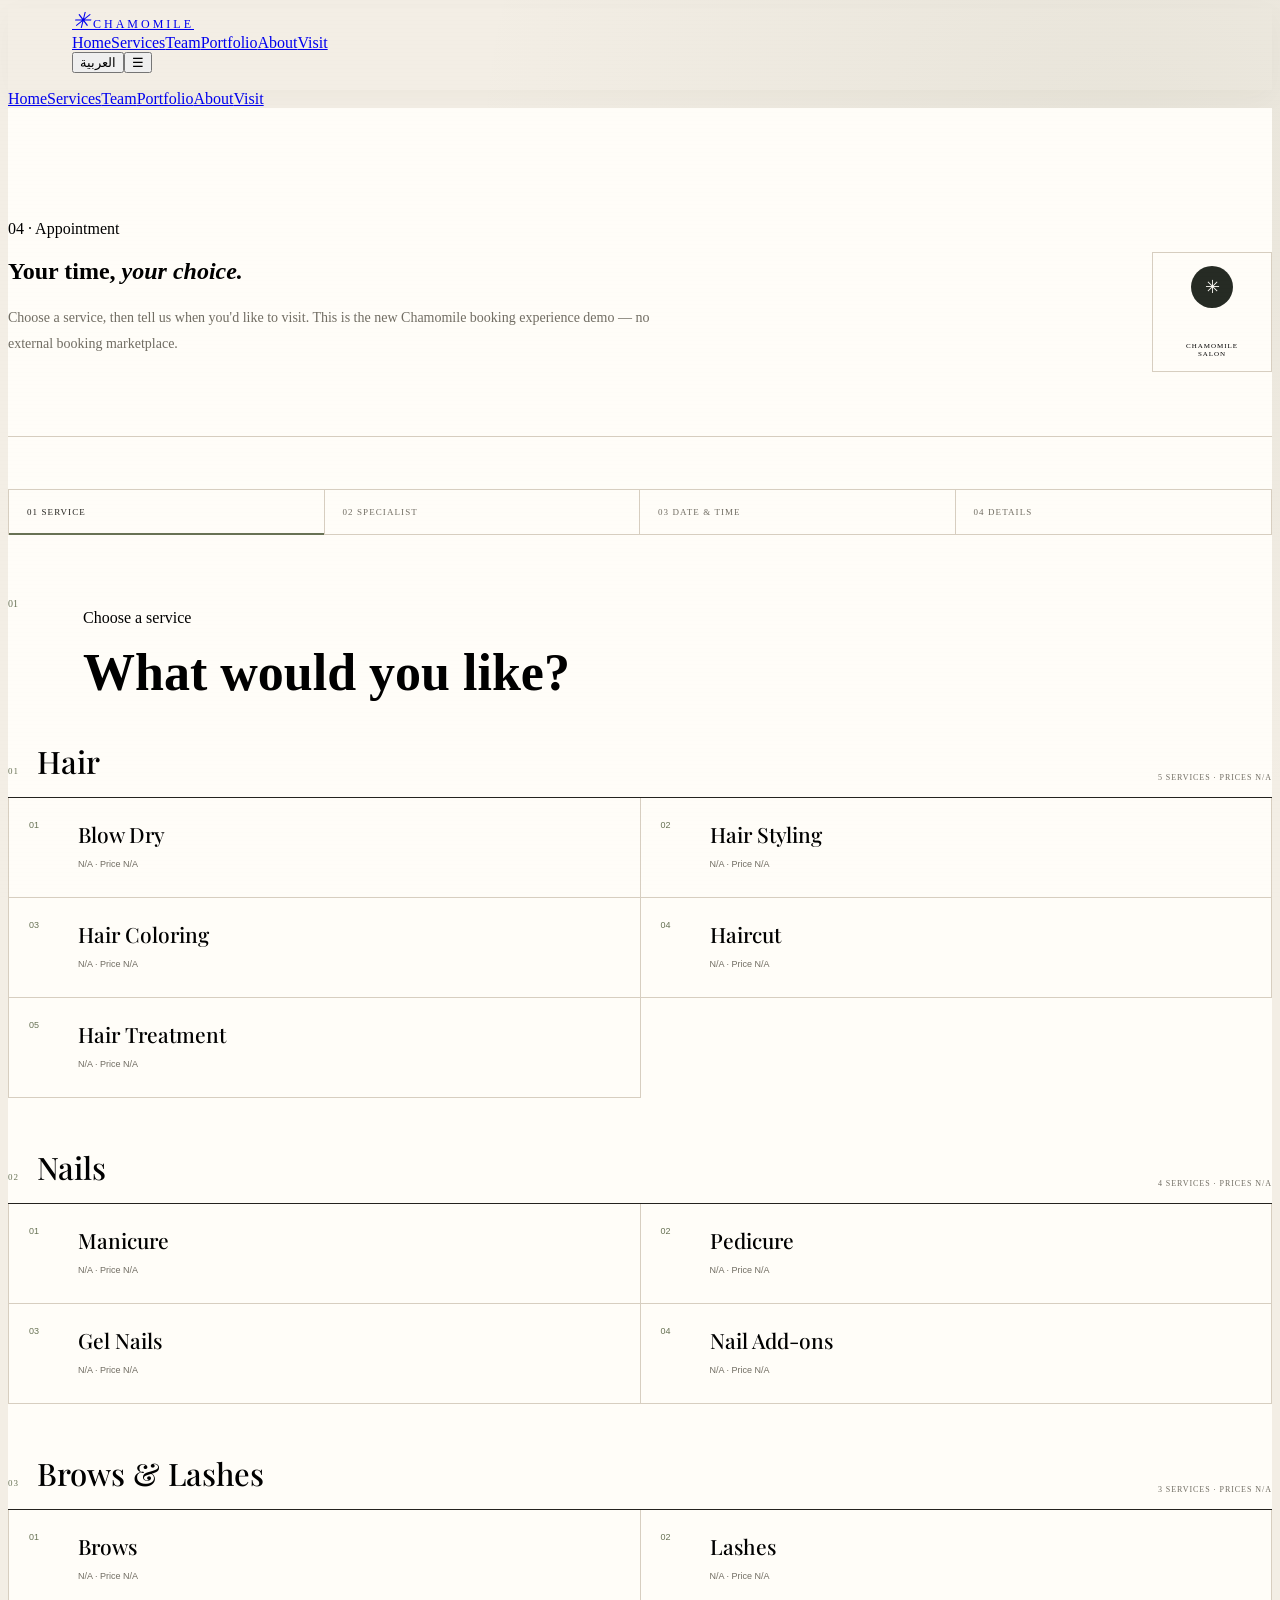
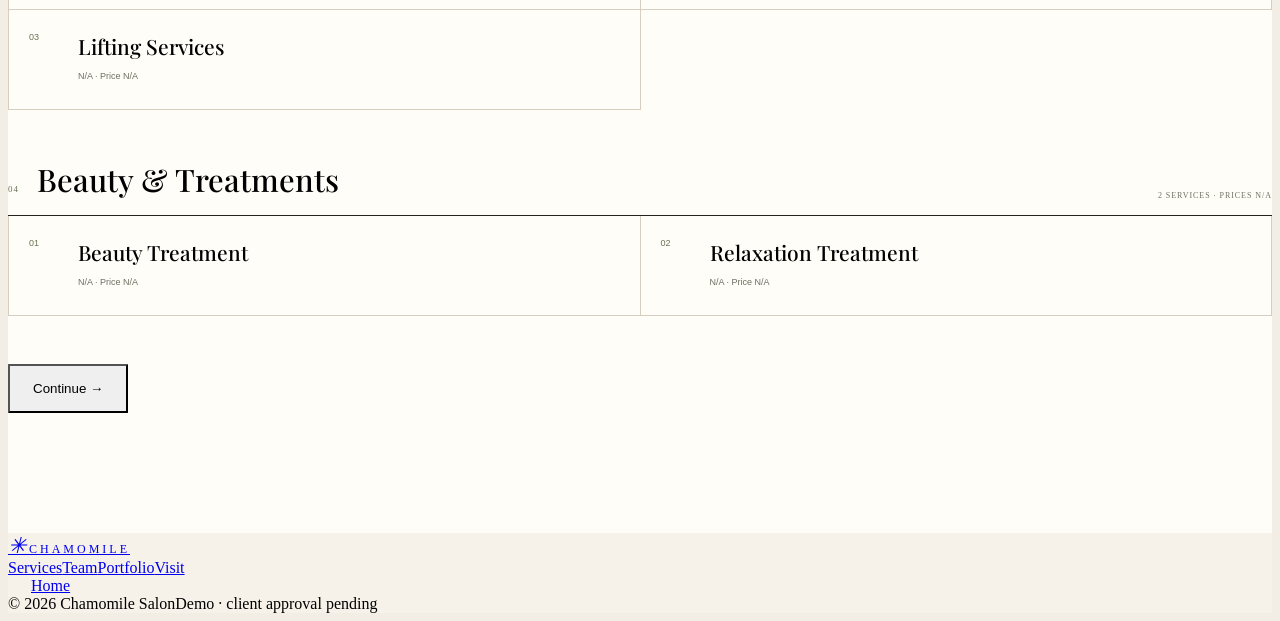
<file: booking.html>
<!doctype html><html lang="en"><head><meta charset="utf-8"><meta name="viewport" content="width=device-width,initial-scale=1"><meta name="description" content="Book an appointment at Chamomile Salon in Riyadh"><title>Book an Appointment — Chamomile Salon</title><link rel="preconnect" href="https://fonts.googleapis.com"><link rel="preconnect" href="https://fonts.gstatic.com" crossorigin><link href="https://fonts.googleapis.com/css2?family=DM+Sans:wght@400;500;600&family=Playfair+Display:wght@500;600&display=swap" rel="stylesheet"><link rel="stylesheet" href="styles.css"><link rel="stylesheet" href="pages.css"><link rel="stylesheet" href="booking.css"></head><body><header><a class="logo" href="index.html"><i>✳</i><span>CHAMOMILE</span></a><nav class="desktop-nav"><a href="index.html">Home</a><a href="services.html">Services</a><a href="team.html">Team</a><a href="portfolio.html">Portfolio</a><a href="about.html">About</a><a href="contact.html">Visit</a></nav><div class="head-actions"><button id="lang" type="button">العربية</button><button id="menu" class="menu-toggle" aria-expanded="false" aria-controls="mobileNav" type="button">☰</button></div></header><nav id="mobileNav" class="mobile-nav"><a href="index.html">Home</a><a href="services.html">Services</a><a href="team.html">Team</a><a href="portfolio.html">Portfolio</a><a href="about.html">About</a><a href="contact.html">Visit</a></nav><main class="booking-page"><section class="booking-intro wrap"><div><p class="eyebrow">04 · Appointment</p><h1>Your time, <em>your choice.</em></h1><p>Choose a service, then tell us when you'd like to visit. This is the new Chamomile booking experience demo — no external booking marketplace.</p></div><div class="booking-mark" aria-hidden="true"><span>✳</span><small>CHAMOMILE<br>SALON</small></div></section><section class="booking-shell wrap"><div class="booking-progress"><span class="active">01 Service</span><span>02 Specialist</span><span>03 Date &amp; time</span><span>04 Details</span></div><form id="bookingForm"><div class="booking-step active" data-step="1"><div class="step-heading"><span>01</span><div><p class="eyebrow">Choose a service</p><h2>What would you like?</h2></div></div><div id="bookingServices" class="booking-services"></div><button class="btn next" type="button" data-next="2">Continue <span>→</span></button></div><div class="booking-step" data-step="2"><div class="step-heading"><span>02</span><div><p class="eyebrow">Choose a specialist</p><h2>Who would you like to see?</h2></div></div><div class="choice-grid"><label class="choice selected"><input type="radio" name="specialist" value="any" checked><b>Any available specialist</b><small>We'll match your service with availability.</small></label><label class="choice"><input type="radio" name="specialist" value="team"><b>Choose later</b><small>Specialist selection will be available in the full booking system.</small></label></div><div class="step-actions"><button class="text-button prev" type="button" data-prev="1">← Back</button><button class="btn next" type="button" data-next="3">Continue <span>→</span></button></div></div><div class="booking-step" data-step="3"><div class="step-heading"><span>03</span><div><p class="eyebrow">Date &amp; time</p><h2>Find a time that works.</h2></div></div><div class="date-time-grid"><label><span>Date</span><input id="date" name="date" type="date" required></label><label><span>Preferred time</span><select id="time" name="time" required><option value="">Select a time</option><option>1:00 PM</option><option>2:00 PM</option><option>3:00 PM</option><option>4:00 PM</option><option>5:00 PM</option><option>6:00 PM</option><option>7:00 PM</option><option>8:00 PM</option><option>9:00 PM</option></select></label></div><p class="demo-note">Availability shown here is a demo. Real-time staff schedules will be connected when Chamomile approves the native booking system.</p><div class="step-actions"><button class="text-button prev" type="button" data-prev="2">← Back</button><button class="btn next" type="button" data-next="4">Continue <span>→</span></button></div></div><div class="booking-step" data-step="4"><div class="step-heading"><span>04</span><div><p class="eyebrow">Your details</p><h2>Almost there.</h2></div></div><div class="details-form"><label><span>Full name</span><input name="name" type="text" placeholder="Your name" required></label><label><span>Phone number</span><input name="phone" type="tel" placeholder="Saudi phone number" required></label><label><span>Email <i>optional</i></span><input name="email" type="email" placeholder="you@example.com"></label><label><span>Note <i>optional</i></span><textarea name="note" rows="4" placeholder="Anything we should know before your visit?"></textarea></label></div><div class="step-actions"><button class="text-button prev" type="button" data-prev="3">← Back</button><button class="btn" type="submit">Request appointment</button></div></div></form><div id="bookingSuccess" class="booking-success" hidden><span>✳</span><p class="eyebrow">Request received</p><h2>Thank you, <em id="successName"></em>.</h2><p>Your demo appointment request has been prepared. In the production version, this step will send the request to Chamomile's booking system and confirm the available slot.</p><a class="btn" href="index.html">Back to Chamomile</a></div></section></main><footer><div class="footer-top wrap"><a class="logo" href="index.html"><i>✳</i><span>CHAMOMILE</span></a><div><a href="services.html">Services</a><a href="team.html">Team</a><a href="portfolio.html">Portfolio</a><a href="contact.html">Visit</a></div><a class="btn small" href="index.html">Home</a></div><div class="footer-bottom wrap"><span>© <span id="year"></span> Chamomile Salon</span><span>Demo · client approval pending</span></div></footer><script src="data/services.js"></script><script src="script.js" defer></script><script src="booking.js" defer></script></body></html>
</file>
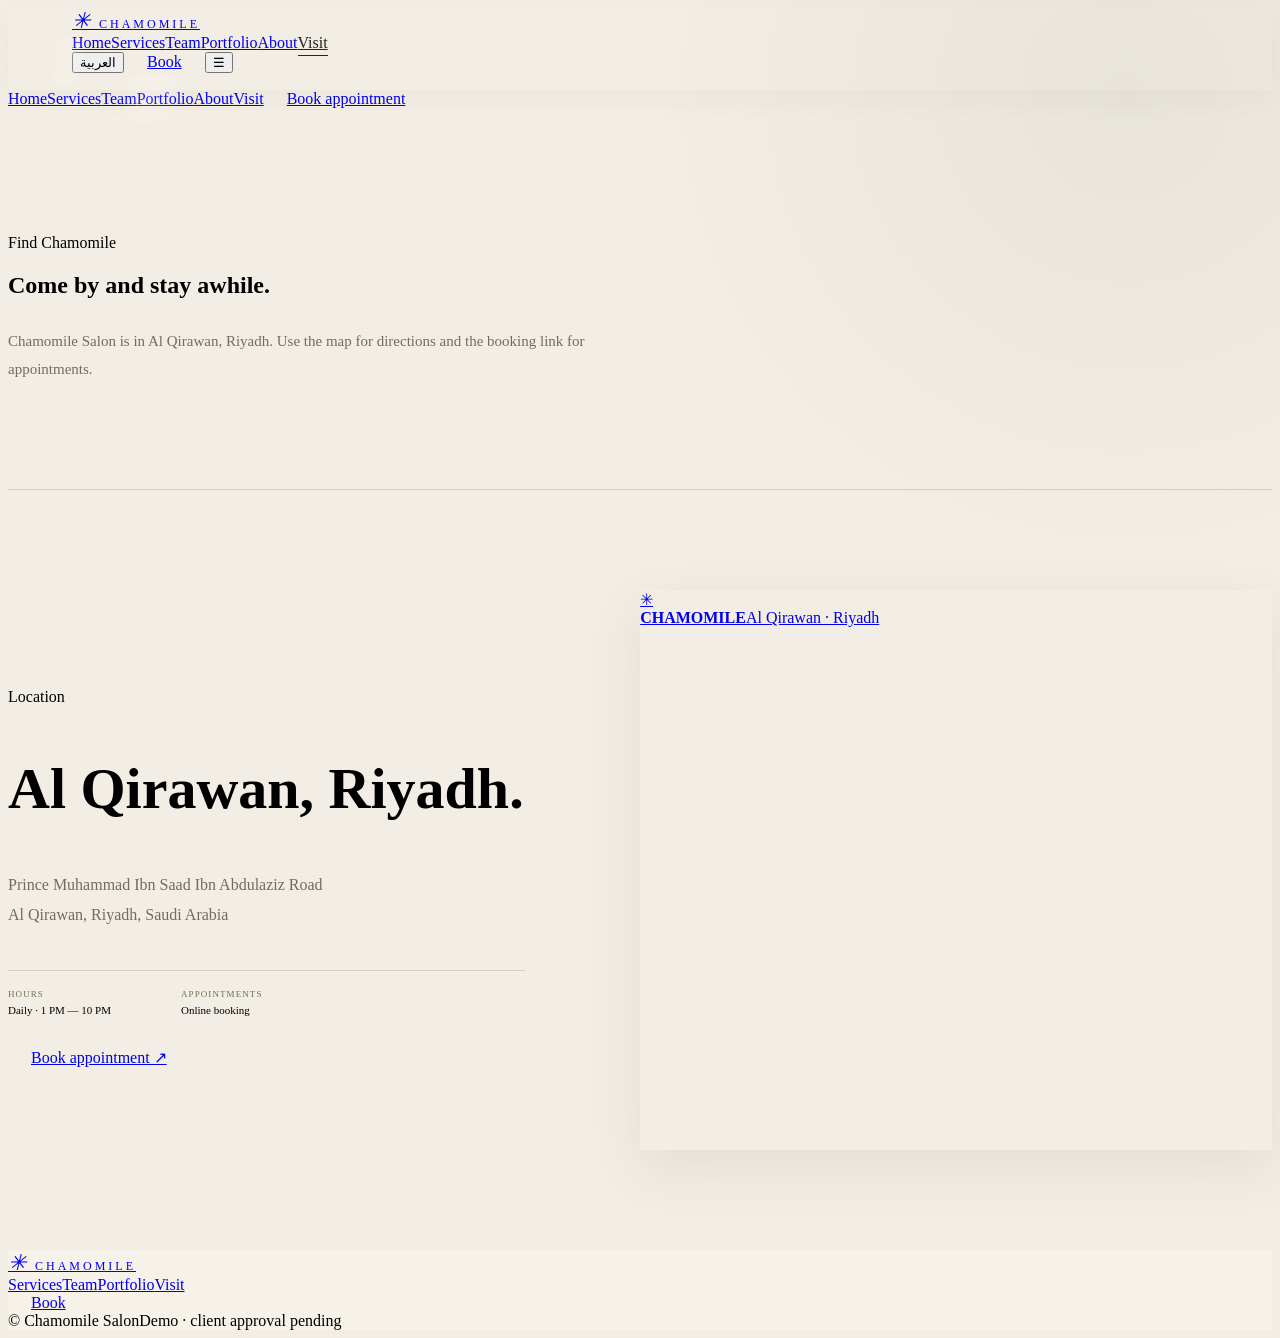
<file: contact.html>
<!doctype html><html lang="en"><head><meta charset="utf-8"><meta name="viewport" content="width=device-width,initial-scale=1"><title>Visit — Chamomile Salon</title><link rel="preconnect" href="https://fonts.googleapis.com"><link rel="preconnect" href="https://fonts.gstatic.com" crossorigin><link href="https://fonts.googleapis.com/css2?family=DM+Sans:wght@400;500;600&family=Playfair+Display:wght@500;600&display=swap" rel="stylesheet"><link rel="stylesheet" href="styles.css"><link rel="stylesheet" href="pages.css"></head><body><header><a class="logo" href="index.html"><i>✳</i> CHAMOMILE</a><nav class="desktop-nav"><a href="index.html">Home</a><a href="services.html">Services</a><a href="team.html">Team</a><a href="portfolio.html">Portfolio</a><a href="about.html">About</a><a href="contact.html" aria-current="page">Visit</a></nav><div class="head-actions"><button id="lang" type="button">العربية</button><a class="btn small" data-book href="https://www.fresha.com/a/chamomile-salon-slwn-kmwmyl-riyadh-rhgv-48w-prince-muhammad-ibn-saad-ibn-abdulaziz-rd-riyadh-iwcm61nv" target="_blank" rel="noreferrer">Book</a><button id="menu" class="menu-toggle" aria-expanded="false" aria-controls="mobileNav" type="button">☰</button></div></header><nav id="mobileNav" class="mobile-nav"><a href="index.html">Home</a><a href="services.html">Services</a><a href="team.html">Team</a><a href="portfolio.html">Portfolio</a><a href="about.html">About</a><a href="contact.html">Visit</a><a class="btn" data-book href="https://www.fresha.com/a/chamomile-salon-slwn-kmwmyl-riyadh-rhgv-48w-prince-muhammad-ibn-saad-ibn-abdulaziz-rd-riyadh-iwcm61nv" target="_blank" rel="noreferrer">Book appointment</a></nav><main class="page"><section class="page-hero wrap"><p class="eyebrow">Find Chamomile</p><h1>Come by and stay awhile.</h1><p>Chamomile Salon is in Al Qirawan, Riyadh. Use the map for directions and the booking link for appointments.</p></section><section class="contact-grid wrap"><div><p class="eyebrow">Location</p><h2>Al Qirawan, Riyadh.</h2><p>Prince Muhammad Ibn Saad Ibn Abdulaziz Road<br>Al Qirawan, Riyadh, Saudi Arabia</p><div class="contact-details"><div><span>Hours</span><b>Daily · 1 PM — 10 PM</b></div><div><span>Appointments</span><b>Online booking</b></div></div><a class="btn" data-book href="https://www.fresha.com/a/chamomile-salon-slwn-kmwmyl-riyadh-rhgv-48w-prince-muhammad-ibn-saad-ibn-abdulaziz-rd-riyadh-iwcm61nv" target="_blank" rel="noreferrer">Book appointment ↗</a></div><a class="map large-map" href="https://www.google.com/maps/search/?api=1&query=Chamomile%20Salon%20Al%20Qirawan%20Riyadh" target="_blank" rel="noreferrer" aria-label="Open Chamomile Salon in Google Maps"><div class="map-grid"></div><div class="pin">✳</div><div class="map-label"><b>CHAMOMILE</b><span>Al Qirawan · Riyadh</span></div></a></section></main><footer><div class="footer-top wrap"><a class="logo" href="index.html"><i>✳</i> CHAMOMILE</a><div><a href="services.html">Services</a><a href="team.html">Team</a><a href="portfolio.html">Portfolio</a><a href="contact.html">Visit</a></div><a class="btn small" data-book href="https://www.fresha.com/a/chamomile-salon-slwn-kmwmyl-riyadh-rhgv-48w-prince-muhammad-ibn-saad-ibn-abdulaziz-rd-riyadh-iwcm61nv" target="_blank" rel="noreferrer">Book</a></div><div class="footer-bottom wrap"><span>© <span class="year"></span> Chamomile Salon</span><span>Demo · client approval pending</span></div></footer><script src="script.js" defer></script></body></html>
</file>
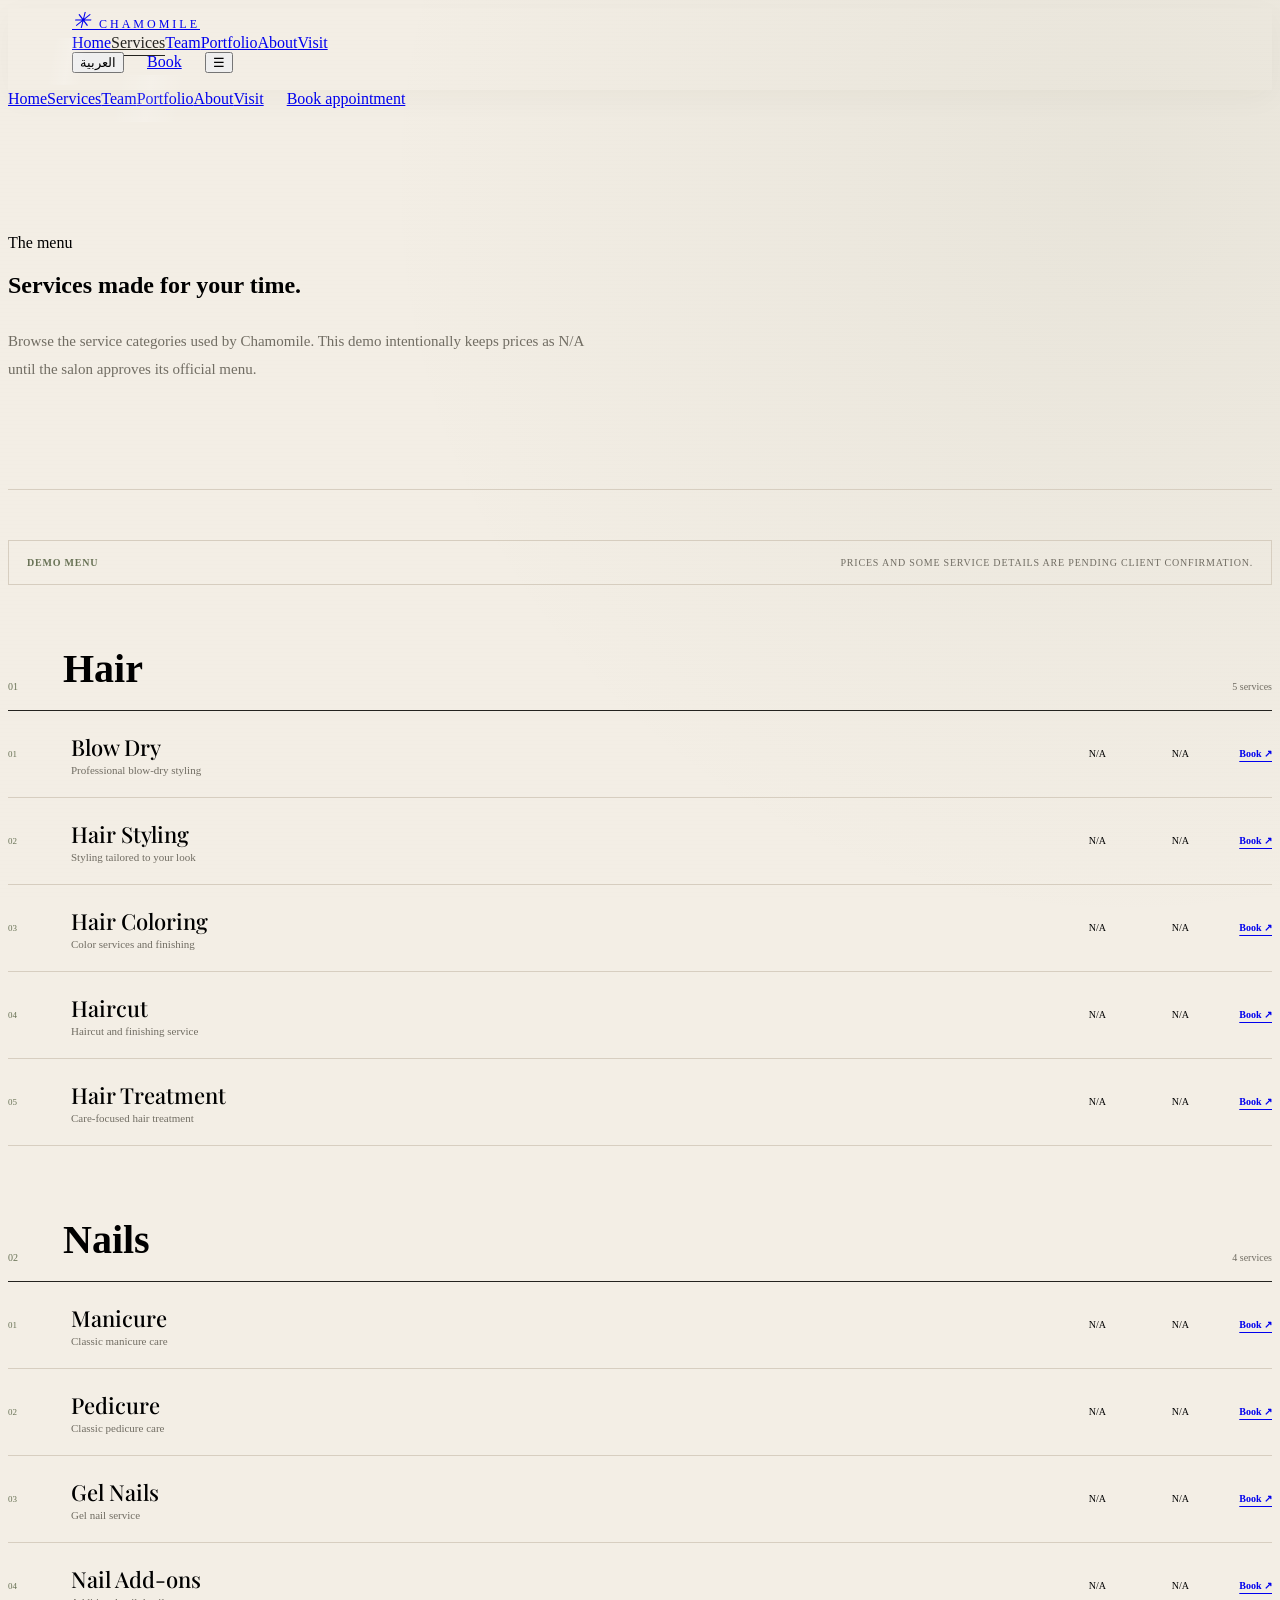
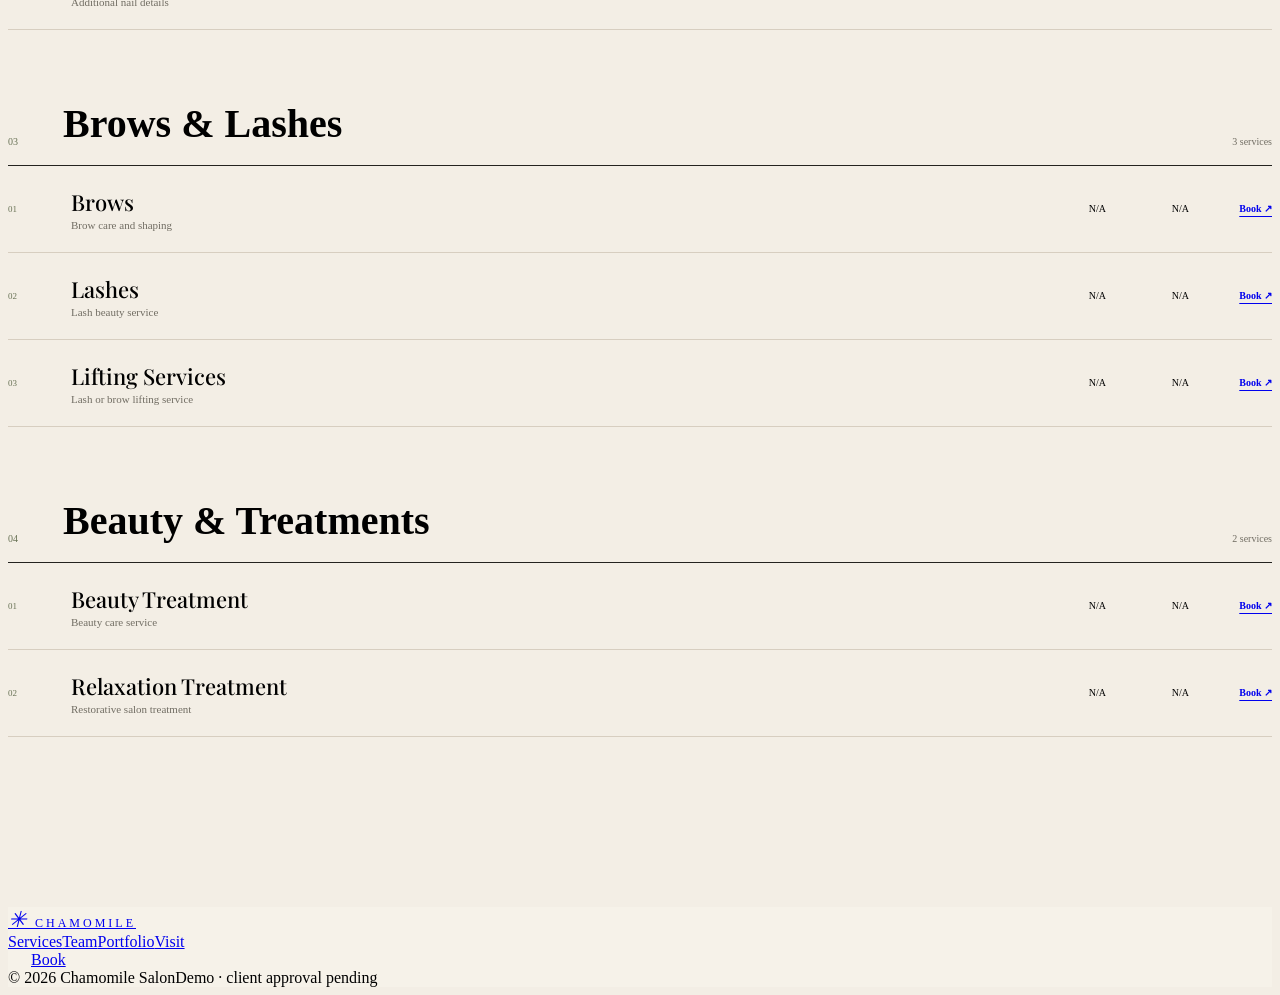
<file: services.html>
<!doctype html><html lang="en"><head><meta charset="utf-8"><meta name="viewport" content="width=device-width,initial-scale=1"><meta name="description" content="Chamomile Salon services — demo menu"><title>Services — Chamomile Salon</title><link rel="preconnect" href="https://fonts.googleapis.com"><link rel="preconnect" href="https://fonts.gstatic.com" crossorigin><link href="https://fonts.googleapis.com/css2?family=DM+Sans:wght@400;500;600&family=Playfair+Display:wght@500;600&display=swap" rel="stylesheet"><link rel="stylesheet" href="styles.css"><link rel="stylesheet" href="pages.css"></head><body><header><a class="logo" href="index.html"><i>✳</i> CHAMOMILE</a><nav class="desktop-nav"><a href="index.html">Home</a><a href="services.html" aria-current="page">Services</a><a href="team.html">Team</a><a href="portfolio.html">Portfolio</a><a href="about.html">About</a><a href="contact.html">Visit</a></nav><div class="head-actions"><button id="lang" type="button">العربية</button><a class="btn small" data-book href="https://www.fresha.com/a/chamomile-salon-slwn-kmwmyl-riyadh-rhgv-48w-prince-muhammad-ibn-saad-ibn-abdulaziz-rd-riyadh-iwcm61nv" target="_blank" rel="noreferrer">Book</a><button id="menu" class="menu-toggle" aria-expanded="false" aria-controls="mobileNav" type="button">☰</button></div></header><nav id="mobileNav" class="mobile-nav"><a href="index.html">Home</a><a href="services.html">Services</a><a href="team.html">Team</a><a href="portfolio.html">Portfolio</a><a href="about.html">About</a><a href="contact.html">Visit</a><a class="btn" data-book href="https://www.fresha.com/a/chamomile-salon-slwn-kmwmyl-riyadh-rhgv-48w-prince-muhammad-ibn-saad-ibn-abdulaziz-rd-riyadh-iwcm61nv" target="_blank" rel="noreferrer">Book appointment</a></nav><main class="page"><section class="page-hero wrap"><p class="eyebrow">The menu</p><h1>Services made for your time.</h1><p>Browse the service categories used by Chamomile. This demo intentionally keeps prices as N/A until the salon approves its official menu.</p></section><section class="catalog wrap"><div class="catalog-note"><strong>DEMO MENU</strong><span>Prices and some service details are pending client confirmation.</span></div><div id="serviceCatalog"></div></section></main><footer><div class="footer-top wrap"><a class="logo" href="index.html"><i>✳</i> CHAMOMILE</a><div><a href="services.html">Services</a><a href="team.html">Team</a><a href="portfolio.html">Portfolio</a><a href="contact.html">Visit</a></div><a class="btn small" data-book href="https://www.fresha.com/a/chamomile-salon-slwn-kmwmyl-riyadh-rhgv-48w-prince-muhammad-ibn-saad-ibn-abdulaziz-rd-riyadh-iwcm61nv" target="_blank" rel="noreferrer">Book</a></div><div class="footer-bottom wrap"><span>© <span class="year"></span> Chamomile Salon</span><span>Demo · client approval pending</span></div></footer><script src="data/services.js"></script><script src="script.js" defer></script><script src="pages.js" defer></script></body></html>
</file>
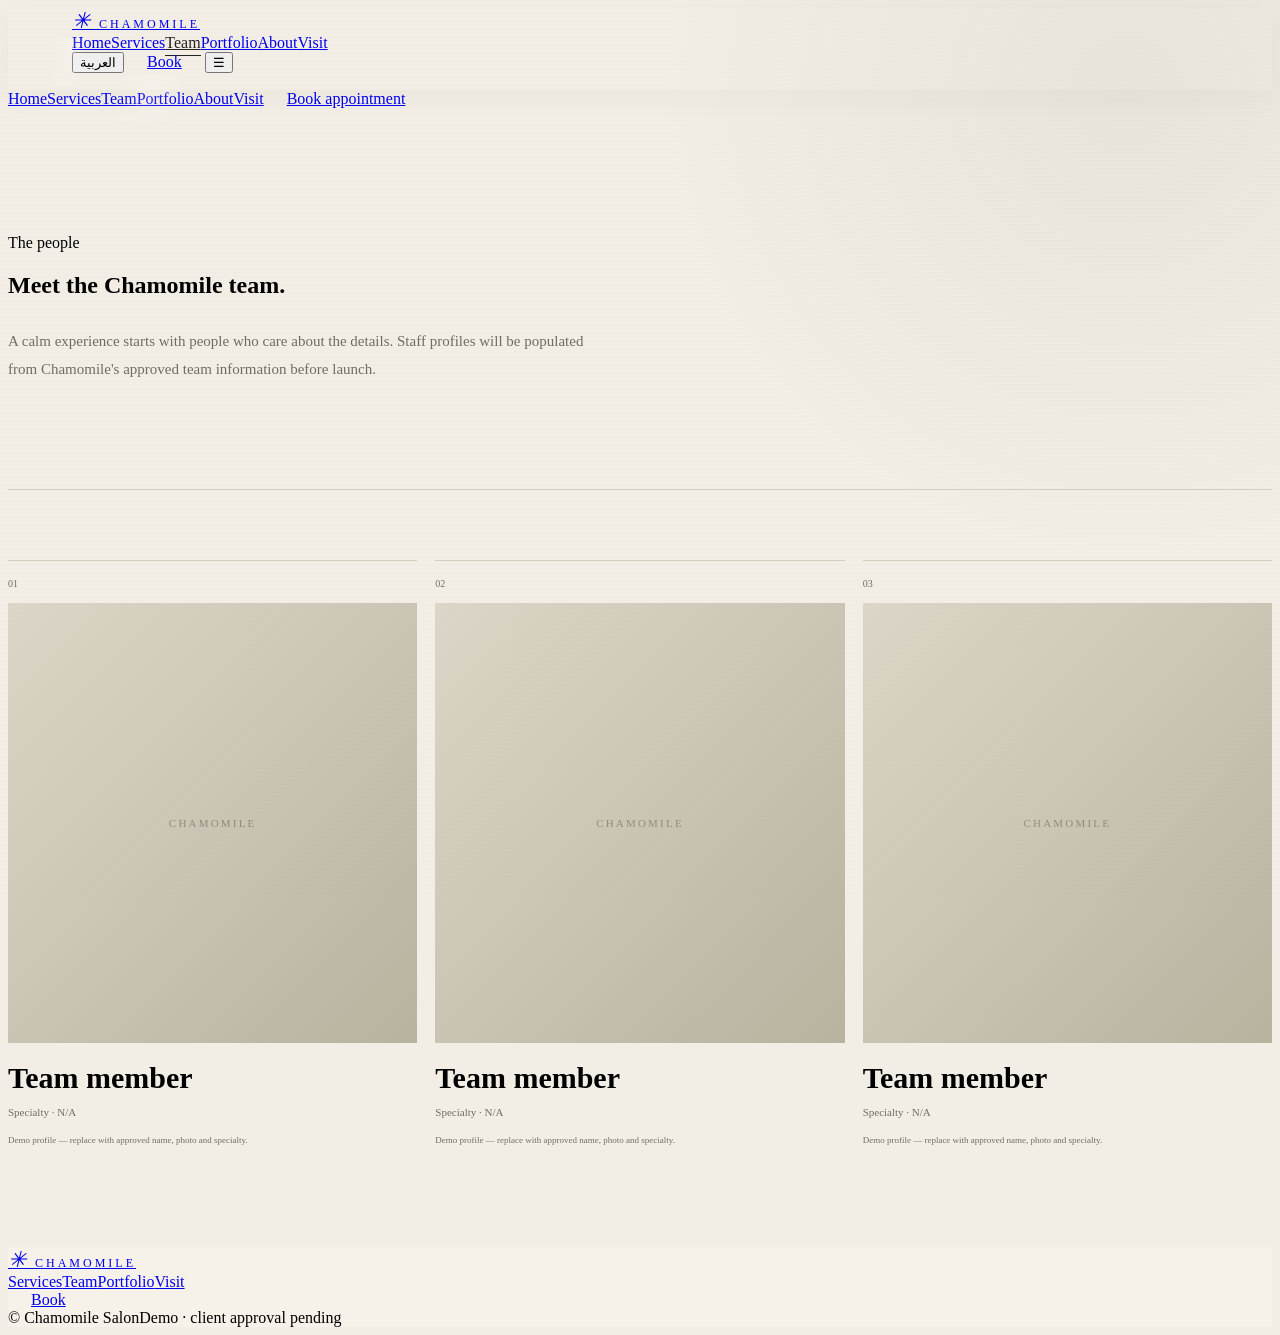
<file: team.html>
<!doctype html><html lang="en"><head><meta charset="utf-8"><meta name="viewport" content="width=device-width,initial-scale=1"><title>Our Team — Chamomile Salon</title><link rel="preconnect" href="https://fonts.googleapis.com"><link rel="preconnect" href="https://fonts.gstatic.com" crossorigin><link href="https://fonts.googleapis.com/css2?family=DM+Sans:wght@400;500;600&family=Playfair+Display:wght@500;600&display=swap" rel="stylesheet"><link rel="stylesheet" href="styles.css"><link rel="stylesheet" href="pages.css"></head><body><header><a class="logo" href="index.html"><i>✳</i> CHAMOMILE</a><nav class="desktop-nav"><a href="index.html">Home</a><a href="services.html">Services</a><a href="team.html" aria-current="page">Team</a><a href="portfolio.html">Portfolio</a><a href="about.html">About</a><a href="contact.html">Visit</a></nav><div class="head-actions"><button id="lang" type="button">العربية</button><a class="btn small" data-book href="https://www.fresha.com/a/chamomile-salon-slwn-kmwmyl-riyadh-rhgv-48w-prince-muhammad-ibn-saad-ibn-abdulaziz-rd-riyadh-iwcm61nv" target="_blank" rel="noreferrer">Book</a><button id="menu" class="menu-toggle" aria-expanded="false" aria-controls="mobileNav" type="button">☰</button></div></header><nav id="mobileNav" class="mobile-nav"><a href="index.html">Home</a><a href="services.html">Services</a><a href="team.html">Team</a><a href="portfolio.html">Portfolio</a><a href="about.html">About</a><a href="contact.html">Visit</a><a class="btn" data-book href="https://www.fresha.com/a/chamomile-salon-slwn-kmwmyl-riyadh-rhgv-48w-prince-muhammad-ibn-saad-ibn-abdulaziz-rd-riyadh-iwcm61nv" target="_blank" rel="noreferrer">Book appointment</a></nav><main class="page"><section class="page-hero wrap"><p class="eyebrow">The people</p><h1>Meet the Chamomile team.</h1><p>A calm experience starts with people who care about the details. Staff profiles will be populated from Chamomile's approved team information before launch.</p></section><section class="profile-grid wrap"><article class="profile-placeholder"><span>01</span><div class="portrait">CHAMOMILE</div><h2>Team member</h2><p>Specialty · N/A</p><small>Demo profile — replace with approved name, photo and specialty.</small></article><article class="profile-placeholder"><span>02</span><div class="portrait">CHAMOMILE</div><h2>Team member</h2><p>Specialty · N/A</p><small>Demo profile — replace with approved name, photo and specialty.</small></article><article class="profile-placeholder"><span>03</span><div class="portrait">CHAMOMILE</div><h2>Team member</h2><p>Specialty · N/A</p><small>Demo profile — replace with approved name, photo and specialty.</small></article></section></main><footer><div class="footer-top wrap"><a class="logo" href="index.html"><i>✳</i> CHAMOMILE</a><div><a href="services.html">Services</a><a href="team.html">Team</a><a href="portfolio.html">Portfolio</a><a href="contact.html">Visit</a></div><a class="btn small" data-book href="https://www.fresha.com/a/chamomile-salon-slwn-kmwmyl-riyadh-rhgv-48w-prince-muhammad-ibn-saad-ibn-abdulaziz-rd-riyadh-iwcm61nv" target="_blank" rel="noreferrer">Book</a></div><div class="footer-bottom wrap"><span>© <span class="year"></span> Chamomile Salon</span><span>Demo · client approval pending</span></div></footer><script src="script.js" defer></script></body></html>
</file>
<file: styles.css>
:root{--ink:#24231f;--muted:#716d63;--paper:#f3eee5;--cream:#fffdf8;--line:#d7cec0;--olive:#687255;--dark:#262b24;--gold:#9a7b52;--serif:'Playfair Display',Georgia,serif;--sans:'DM Sans',Arial,sans-serif;--ease:cubic-bezier(.2,.75,.2,1)}*{box-sizing:border-box}html{scroll-behavior:smooth}body{overflow-x:hidden;background:radial-gradient(circle at 88% 7%,rgba(104,114,85,.08),transparent 28%),var(--paper)}body:before{content:'';position:fixed;inset:0;pointer-events:none;z-index:100;background-image:linear-gradient(rgba(39,37,31,.018) 1px,transparent 1px);background-size:100% 4px;opacity:.18}.topbar{background:linear-gradient(90deg,#252a23,#343a2f,#252a23);height:36px}.topbar a{transition:opacity .2s}.topbar a:hover{opacity:1}header{height:82px;padding-inline:clamp(22px,5vw,72px);box-shadow:0 8px 30px rgba(50,45,35,.035)}.logo{font-size:12px;letter-spacing:.25em}.logo i{font-size:22px;transition:transform .5s var(--ease)}.logo:hover i{transform:rotate(90deg)}.desktop-nav{gap:32px}.desktop-nav a{transition:color .2s}.desktop-nav a:hover{color:var(--ink)}.btn{border-radius:1px;padding:15px 23px;position:relative;overflow:hidden;transition:transform .35s var(--ease),box-shadow .35s var(--ease),background .25s}.btn:after{content:'';position:absolute;inset:0;background:linear-gradient(100deg,transparent 30%,rgba(255,255,255,.16),transparent 70%);transform:translateX(-120%);transition:transform .65s var(--ease)}.btn:hover:after{transform:translateX(120%)}.btn:hover{transform:translateY(-3px);box-shadow:0 16px 35px rgba(39,37,31,.16)}.hero{min-height:calc(100svh - 118px);padding-top:clamp(48px,7vh,90px);padding-bottom:clamp(60px,9vh,120px);grid-template-columns:minmax(0,.82fr) minmax(0,1.18fr);gap:clamp(42px,7vw,110px)}.hero-copy{position:relative;z-index:2}.hero-meta{max-width:none;margin-bottom:42px}.hero h1{font-size:clamp(60px,7.8vw,112px);max-width:820px;text-wrap:balance}.hero .lead{font-size:14px;max-width:475px}.hero-art{min-width:0;padding:0 0 32px}.hero-frame{height:min(72vh,720px);min-height:520px;box-shadow:28px 28px 0 rgba(104,114,85,.09)}.hero-frame:before{content:'';position:absolute;z-index:1;inset:18px;border:1px solid rgba(255,255,255,.28);pointer-events:none}.hero-frame img{transition:transform 1.2s var(--ease),filter .6s}.hero-art:hover .hero-frame img{transform:scale(1.025);filter:saturate(.9)}.hero-stamp{left:-55px;bottom:42px;width:126px;height:126px;border:1px solid rgba(104,114,85,.22);animation:float 5s ease-in-out infinite}.caption{padding-right:4px}.hero-trust{padding-top:4px}.marquee>div{animation:marquee 22s linear infinite;justify-content:flex-start;padding-block:22px}.marquee{background:rgba(255,253,248,.28)}.intro{padding:clamp(100px,13vw,170px) 0 clamp(90px,11vw,140px)}.two-col{gap:clamp(55px,12vw,160px)}.two-col h2,.heading h2,.story h2,.review-head h2,.visit h2{font-size:clamp(44px,5.4vw,76px)}.service-feature{padding-bottom:clamp(100px,12vw,160px)}.feature-grid{grid-template-columns:1.35fr .65fr;grid-template-rows:360px 360px;gap:18px}.feature-card{border-radius:2px;box-shadow:0 20px 50px rgba(55,48,38,.07)}.feature-card:after{background:linear-gradient(180deg,transparent 18%,rgba(23,25,21,.82) 100%)}.feature-card img{filter:saturate(.72) contrast(.98);transition:transform 1s var(--ease),filter .6s}.feature-card:hover img{transform:scale(1.055);filter:saturate(.88)}.feature-card>div{left:30px;right:30px;bottom:28px}.feature-card h3{font-size:32px}.feature-main h3{font-size:clamp(38px,4vw,54px)}.price-rule{padding:20px 0}.numbers{background:rgba(255,253,248,.32);margin-bottom:clamp(90px,12vw,150px)}.numbers>div{min-height:150px;padding:30px}.story{gap:clamp(50px,9vw,125px)}.story-img{height:min(70vw,680px);box-shadow:-22px 22px 0 rgba(104,114,85,.08)}.story-img img{transition:transform 1s var(--ease)}.story-img:hover img{transform:scale(1.025)}.principles div{transition:padding-left .3s var(--ease),background .3s}.principles div:hover{padding-left:9px;background:rgba(255,253,248,.35)}.review-preview{padding:clamp(100px,12vw,160px) 0}.review-grid{background:rgba(255,253,248,.35);box-shadow:0 22px 60px rgba(50,45,35,.045)}.rating strong{font-size:clamp(70px,8vw,105px)}.review-copy p{font-size:clamp(24px,2.7vw,36px)}.gallery-grid{grid-template-rows:clamp(300px,34vw,420px) clamp(260px,30vw,360px);gap:18px}.gallery-grid figure{box-shadow:0 18px 45px rgba(50,45,35,.06)}.gallery-grid img{transition:transform 1s var(--ease),filter .5s}.gallery-grid figure:hover img{transform:scale(1.04);filter:saturate(.92)}.booking>div{border-radius:2px;padding:clamp(75px,9vw,120px) 10%;box-shadow:0 25px 70px rgba(30,34,27,.12)}.booking>div:after{content:'CHAMOMILE';position:absolute;left:50%;bottom:-32px;transform:translateX(-50%);font-family:var(--serif);font-size:clamp(80px,14vw,190px);white-space:nowrap;color:rgba(255,255,255,.025);pointer-events:none}.visit{padding-bottom:clamp(110px,14vw,180px)}.map{box-shadow:0 20px 55px rgba(50,45,35,.08);transition:transform .5s var(--ease)}.map:hover{transform:translateY(-5px)}footer{background:rgba(255,253,248,.2)}.fade{animation:rise .9s var(--ease) both}.delay{animation-delay:.18s}@keyframes rise{from{opacity:0;transform:translateY(28px)}to{opacity:1;transform:none}}@keyframes float{0%,100%{transform:translateY(0) rotate(-2deg)}50%{transform:translateY(-10px) rotate(2deg)}}@keyframes marquee{from{transform:translateX(0)}to{transform:translateX(-35%)}}@media(max-width:850px){header{height:76px}.mobile-nav.open{top:112px}.hero{min-height:auto;padding-top:50px;grid-template-columns:1fr}.hero h1{font-size:clamp(54px,15vw,78px)}.hero-frame{height:560px;min-height:0;box-shadow:15px 15px 0 rgba(104,114,85,.09)}.hero-stamp{left:-15px;width:105px;height:105px}.feature-grid{grid-template-columns:1fr 1fr;grid-template-rows:330px 280px;gap:12px}.feature-main{grid-column:1/3}.feature-card>div{left:18px;right:18px;bottom:18px}.feature-card h3{font-size:24px}.feature-main h3{font-size:32px}.story-img{height:520px;box-shadow:-12px 12px 0 rgba(104,114,85,.08)}.gallery-grid{gap:12px}.review-copy p{font-size:25px}}@media(max-width:560px){.topbar{gap:10px}.hero{padding-top:38px}.hero-meta{margin-bottom:30px}.hero-frame{height:470px}.hero-art{width:94%}.hero-stamp{left:-12px;bottom:30px}.actions{flex-wrap:wrap;gap:18px}.hero-trust{flex-wrap:wrap}.marquee>div{justify-content:flex-start;gap:25px;font-size:16px}.intro{padding-top:85px}.feature-grid{display:grid;grid-template-columns:1fr;grid-template-rows:330px 280px 280px}.feature-main{grid-column:auto}.feature-main h3{font-size:31px}.price-rule{grid-template-columns:1fr;gap:7px}.price-rule p{margin:0}.numbers{grid-template-columns:1fr}.numbers>div{border-right:0;border-bottom:1px solid var(--line)}.numbers>div:last-child{border-bottom:0}.story-img{height:430px}.review-grid{grid-template-columns:1fr}.review-copy{padding:30px 24px}.gallery-grid{display:grid;grid-template-columns:1fr;grid-template-rows:360px 250px 250px}.gallery-grid .large{grid-column:auto;grid-row:auto}.booking>div{padding:70px 24px}.visit{grid-template-columns:1fr;gap:45px}.map{min-height:360px}.footer-top{grid-template-columns:1fr auto}.footer-top>div{grid-column:1/-1;grid-row:2;flex-wrap:wrap}.footer-bottom{gap:15px;flex-direction:column}}
</file>
<file: pages.css>
.page{padding-bottom:100px}.page-hero{padding:110px 0 90px;border-bottom:1px solid var(--line)}.page-hero h1{max-width:900px;margin-bottom:28px}.page-hero>p:last-child{max-width:600px;color:var(--muted);font-size:15px;line-height:1.9}.catalog{padding-top:50px}.catalog-note{display:flex;justify-content:space-between;gap:30px;border:1px solid var(--line);padding:16px 18px;margin-bottom:60px;font-size:10px;letter-spacing:.08em;text-transform:uppercase}.catalog-note strong{color:var(--olive)}.catalog-note span{color:var(--muted)}.catalog-group{margin-bottom:70px}.catalog-head{display:grid;grid-template-columns:55px 1fr auto;align-items:end;border-bottom:1px solid var(--ink);padding-bottom:18px}.catalog-head span{color:var(--olive);font-size:10px}.catalog-head h2{font-size:40px;margin:0}.catalog-head em{font-style:normal;color:var(--muted);font-size:10px}.catalog-items article{display:grid;grid-template-columns:45px 1fr 65px 65px 65px;gap:18px;align-items:center;padding:21px 0;border-bottom:1px solid var(--line)}.catalog-items article>span{font-size:9px;color:var(--olive)}.catalog-items h3{font-family:var(--serif);font-weight:500;font-size:22px;margin:0 0 2px}.catalog-items p{font-size:11px;color:var(--muted);margin:0}.catalog-items small,.catalog-items strong{font-size:10px;font-weight:500;text-align:right}.catalog-items a{font-size:10px;font-weight:600;text-align:right;text-decoration:underline;text-underline-offset:4px}.profile-grid{display:grid;grid-template-columns:repeat(3,1fr);gap:18px;padding-top:70px}.profile-placeholder{border-top:1px solid var(--line);padding-top:12px}.profile-placeholder>span{font-size:10px;color:var(--olive)}.portrait{height:440px;margin:12px 0 18px;background:linear-gradient(135deg,#dcd6c8,#b7b39f);display:grid;place-items:center;color:rgba(39,37,31,.35);letter-spacing:.2em;font-size:11px}.profile-placeholder h2{font-size:30px;margin:0 0 3px}.profile-placeholder p{font-size:11px;color:var(--muted)}.profile-placeholder small{font-size:9px;color:var(--muted)}.portfolio-grid{padding-top:70px;display:grid;grid-template-columns:1.25fr .75fr;grid-auto-rows:340px;gap:16px}.portfolio-grid figure{margin:0;position:relative;overflow:hidden}.portfolio-grid figure:first-child{grid-row:span 2}.portfolio-grid img{width:100%;height:100%;object-fit:cover;display:block}.portfolio-grid figcaption{position:absolute;left:16px;right:16px;bottom:16px;display:flex;justify-content:space-between;background:rgba(251,248,242,.9);padding:11px 13px;font-size:10px}.portfolio-grid figcaption span{color:var(--muted)}.about-split{display:grid;grid-template-columns:1fr 1fr;gap:9vw;padding-top:100px;align-items:center}.about-split>img{width:100%;height:650px;object-fit:cover}.about-split h2{font-size:56px}.about-split>div>p:not(.eyebrow){color:var(--muted);max-width:520px;line-height:1.9}.review-band{margin-top:140px;background:var(--dark);color:var(--cream);padding:90px 10%}.review-band h2{max-width:800px}.review-band p:last-child{color:#c5c5b8}.contact-grid{display:grid;grid-template-columns:.9fr 1.1fr;gap:9vw;padding-top:100px;align-items:center}.contact-grid h2{font-size:58px}.contact-grid>div>p:not(.eyebrow){color:var(--muted);line-height:1.9}.contact-details{border-top:1px solid var(--line);margin:40px 0 32px;padding-top:18px;display:flex;gap:70px}.contact-details div{display:grid;gap:5px}.contact-details span{font-size:9px;text-transform:uppercase;letter-spacing:.12em;color:var(--olive)}.contact-details b{font-size:11px;font-weight:500}.large-map{min-height:560px}.desktop-nav a[aria-current=page]{color:var(--ink);border-bottom:1px solid currentColor;padding-bottom:4px}@media(max-width:850px){.page-hero{padding:75px 0 60px}.catalog-note{display:block}.catalog-note span{display:block;margin-top:8px}.catalog-head{grid-template-columns:35px 1fr}.catalog-head em{display:none}.catalog-items article{grid-template-columns:30px 1fr 45px;gap:10px}.catalog-items article strong{display:none}.catalog-items a{grid-column:3}.profile-grid,.about-split,.contact-grid{grid-template-columns:1fr}.profile-grid{padding-top:50px}.portrait{height:500px}.portfolio-grid{grid-template-columns:1fr;grid-auto-rows:360px}.portfolio-grid figure:first-child{grid-row:auto}.about-split{padding-top:60px}.about-split>img{height:500px}.contact-grid{padding-top:60px}.large-map{min-height:400px}.contact-details{gap:30px}}@media(max-width:520px){.page-hero h1{font-size:50px}.catalog-head h2{font-size:34px}.catalog-items h3{font-size:19px}.catalog-items p{font-size:10px}.catalog-items article{grid-template-columns:25px 1fr 48px}.catalog-items a{font-size:9px}.profile-grid{gap:45px}.portrait{height:420px}.portfolio-grid{grid-auto-rows:300px}.about-split h2,.contact-grid h2{font-size:43px}.contact-details{display:block}.contact-details div{margin-bottom:18px}}
</file>
<file: booking.css>
.booking-page{padding-bottom:120px;background:var(--cream)}.booking-intro{padding:96px 0 64px;display:grid;grid-template-columns:minmax(0,1fr) auto;gap:50px;align-items:end;border-bottom:1px solid var(--line)}.booking-intro h1{max-width:850px}.booking-intro>div:first-child>p:last-child{max-width:650px;color:var(--muted);font-size:14px;line-height:1.9}.booking-mark{display:grid;place-items:center;gap:8px;width:120px;height:120px;border:1px solid var(--line);background:var(--soft)}.booking-mark span{display:grid;place-items:center;width:42px;height:42px;border-radius:50%;background:var(--dark);color:var(--cream);font-size:18px}.booking-mark small{font-size:7px;letter-spacing:.14em;text-align:center}.booking-shell{padding-top:52px}.booking-progress{display:grid;grid-template-columns:repeat(4,1fr);border:1px solid var(--line);background:var(--soft);margin-bottom:58px}.booking-progress span{padding:17px 18px;font-size:9px;text-transform:uppercase;letter-spacing:.12em;color:var(--muted);border-right:1px solid var(--line);position:relative}.booking-progress span:last-child{border-right:0}.booking-progress span.active{color:var(--ink);background:var(--cream)}.booking-progress span.active:after{content:"";position:absolute;left:0;right:0;bottom:-1px;height:2px;background:var(--olive)}.booking-step{display:none}.booking-step.active{display:block;animation:stepIn .35s ease both}.step-heading{display:grid;grid-template-columns:55px 1fr;gap:20px;align-items:start;margin-bottom:38px}.step-heading>span{color:var(--olive);font-size:10px;padding-top:5px}.step-heading h2{font-size:52px;margin:0;max-width:780px}.booking-category{margin-bottom:48px}.category-title{display:flex;justify-content:space-between;align-items:end;border-bottom:1px solid var(--ink);padding:0 0 15px;margin-bottom:0}.category-title>div{display:flex;align-items:baseline;gap:18px}.category-title>div>span{font-size:9px;color:var(--olive);letter-spacing:.12em}.category-title h3{font-family:var(--serif);font-size:31px;font-weight:500;margin:0}.category-title small{font-size:8px;color:var(--muted);letter-spacing:.12em}.booking-service-grid{display:grid;grid-template-columns:repeat(2,1fr);border-left:1px solid var(--line)}.booking-service{appearance:none;position:relative;border:0;border-right:1px solid var(--line);border-bottom:1px solid var(--line);background:transparent;text-align:left;padding:22px 54px 21px 20px;display:grid;grid-template-columns:34px 1fr;gap:4px 15px;cursor:pointer;min-height:100px;transition:background .2s ease,box-shadow .2s ease}.booking-service span{grid-row:span 2;color:var(--olive);font-size:9px}.booking-service strong{font-family:var(--serif);font-size:21px;font-weight:500}.booking-service small{color:var(--muted);font-size:9px}.booking-service i{position:absolute;right:18px;top:50%;transform:translateY(-50%);font-style:normal;font-size:8px;text-transform:uppercase;letter-spacing:.1em;color:var(--muted);opacity:0}.booking-service:hover,.booking-service.selected{background:var(--soft);box-shadow:inset 3px 0 var(--olive)}.booking-service:hover i{opacity:1}.booking-service.selected:after{content:"✓";position:absolute;right:18px;top:17px;width:20px;height:20px;display:grid;place-items:center;border-radius:50%;background:var(--dark);color:var(--cream);font-size:10px}.booking-service.selected i{display:none}.step-actions{display:flex;justify-content:space-between;align-items:center;margin-top:45px}.text-button{border:0;background:none;cursor:pointer;font-size:10px;color:var(--muted);padding:12px}.choice-grid,.date-time-grid,.details-form{display:grid;grid-template-columns:1fr 1fr;gap:18px}.choice{position:relative;border:1px solid var(--line);padding:28px;display:grid;gap:8px;cursor:pointer;background:transparent}.choice input{position:absolute;opacity:0}.choice b{font-family:var(--serif);font-size:24px;font-weight:500}.choice small{font-size:10px;color:var(--muted);line-height:1.6}.choice:hover,.choice.selected{border-color:var(--ink);box-shadow:inset 3px 0 var(--olive);background:var(--soft)}.date-time-grid label,.details-form label{display:grid;gap:8px}.date-time-grid span,.details-form label>span{font-size:9px;text-transform:uppercase;letter-spacing:.12em;color:var(--muted)}.date-time-grid input,.date-time-grid select,.details-form input,.details-form textarea{width:100%;border:1px solid var(--line);background:var(--cream);padding:16px;font:inherit;font-size:12px;color:var(--ink);outline:none;border-radius:0}.date-time-grid input:focus,.date-time-grid select:focus,.details-form input:focus,.details-form textarea:focus{border-color:var(--ink);box-shadow:0 0 0 2px rgba(91,100,61,.12)}.details-form label:nth-child(3),.details-form label:nth-child(4){grid-column:1/3}.details-form i{font-style:normal;text-transform:none;letter-spacing:0;color:var(--muted)}.demo-note{border-left:2px solid var(--olive);padding:13px 15px;background:var(--soft);font-size:10px;color:var(--muted);margin-top:30px;line-height:1.7}.booking-success{text-align:center;border:1px solid var(--line);padding:100px 30px;margin-top:30px;background:var(--soft)}.booking-success>span{display:grid;place-items:center;margin:0 auto 25px;width:58px;height:58px;border-radius:50%;background:var(--dark);color:var(--cream)}.booking-success h2{margin-inline:auto}.booking-success>p:not(.eyebrow){max-width:520px;margin:0 auto 30px;color:var(--muted);line-height:1.8}.booking-success[hidden]{display:none}.empty-state{border:1px solid var(--line);padding:60px;display:grid;gap:8px;background:var(--soft)}.empty-state span{font-size:12px;color:var(--muted)}.shake{animation:shake .4s ease}@keyframes stepIn{from{opacity:0;transform:translateY(8px)}to{opacity:1;transform:none}}@keyframes shake{25%{transform:translateX(-5px)}50%{transform:translateX(5px)}75%{transform:translateX(-3px)}100%{transform:none}}@media(max-width:850px){.booking-intro{grid-template-columns:1fr;padding-top:70px}.booking-mark{display:none}.booking-progress{display:flex;overflow:auto}.booking-progress span{min-width:150px}.booking-service-grid,.choice-grid,.date-time-grid,.details-form{grid-template-columns:1fr}.details-form label:nth-child(3),.details-form label:nth-child(4){grid-column:auto}.step-heading h2{font-size:43px}}@media(max-width:520px){.booking-intro h1{font-size:48px}.booking-shell{padding-top:35px}.booking-progress{margin-bottom:40px}.booking-service strong{font-size:18px}.booking-service{padding:18px 44px 18px 14px}.step-heading{grid-template-columns:35px 1fr}.booking-success{padding:65px 20px}}
</file>
